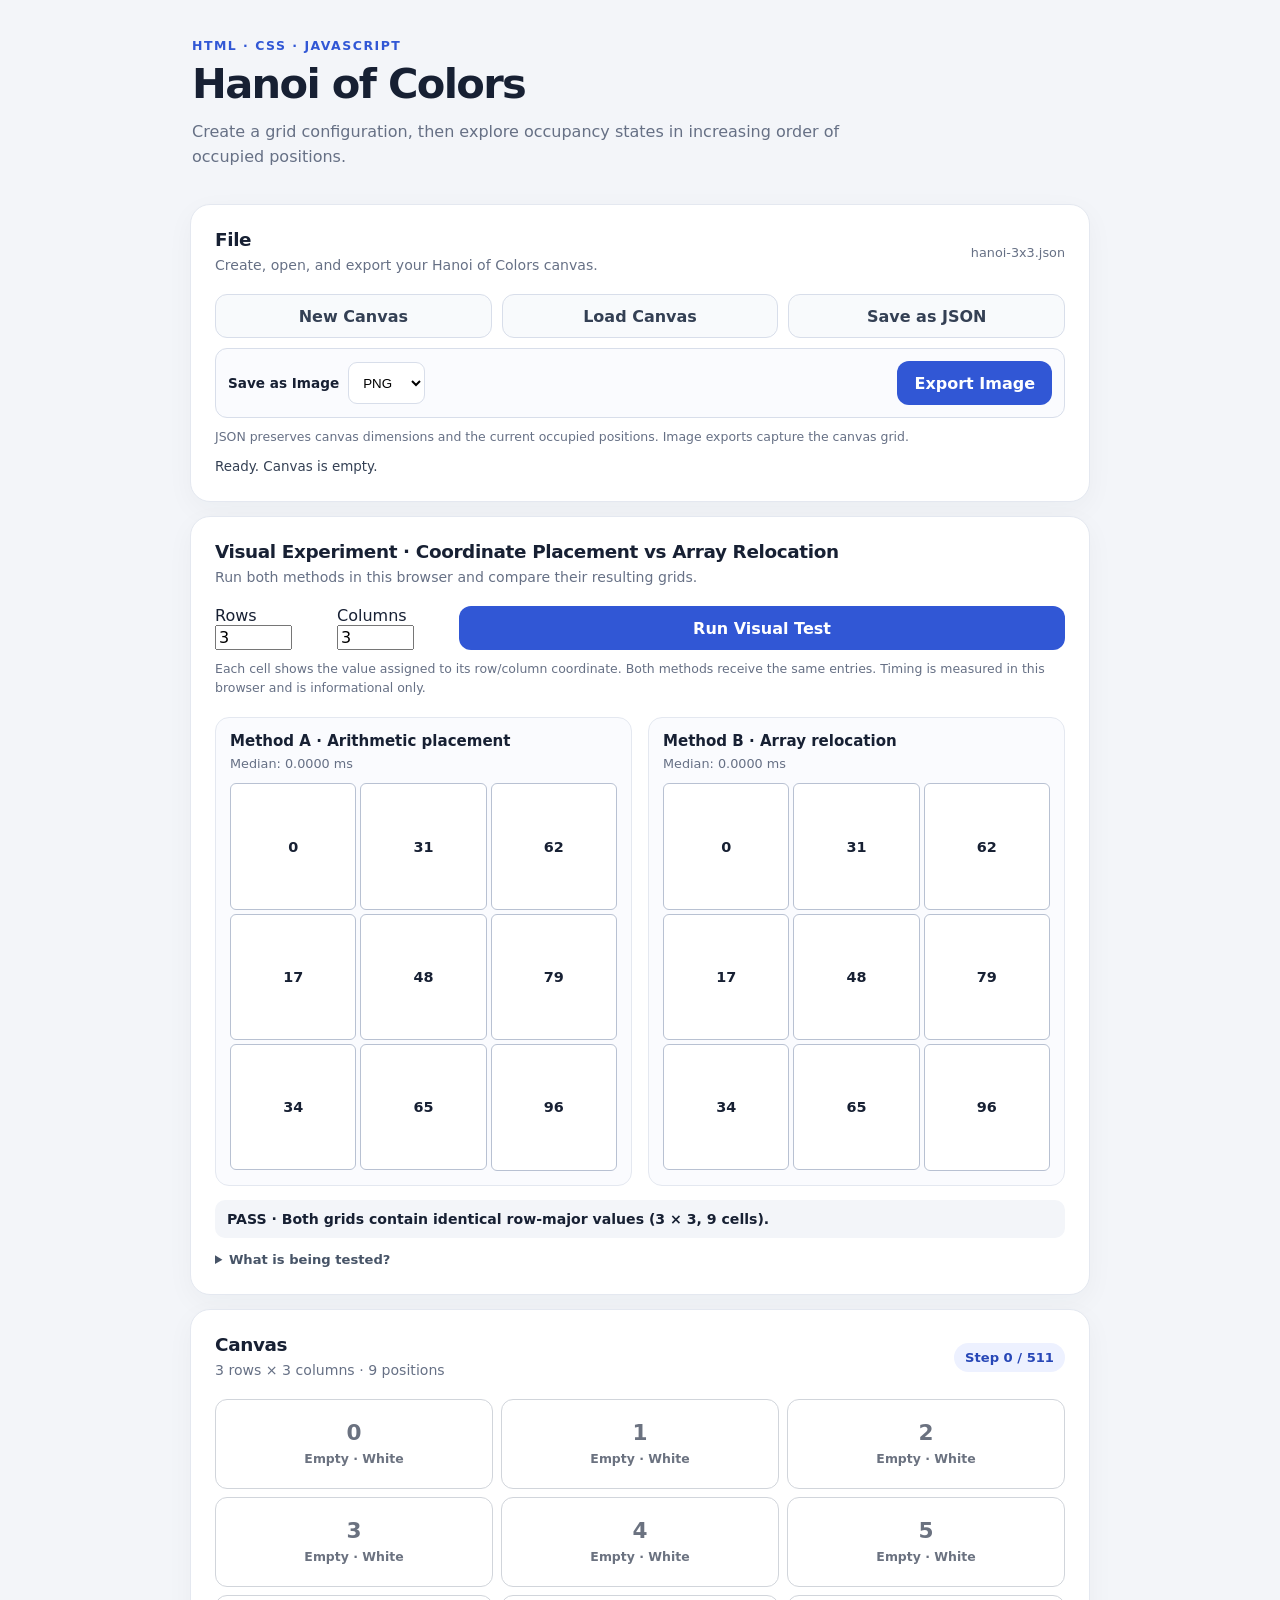
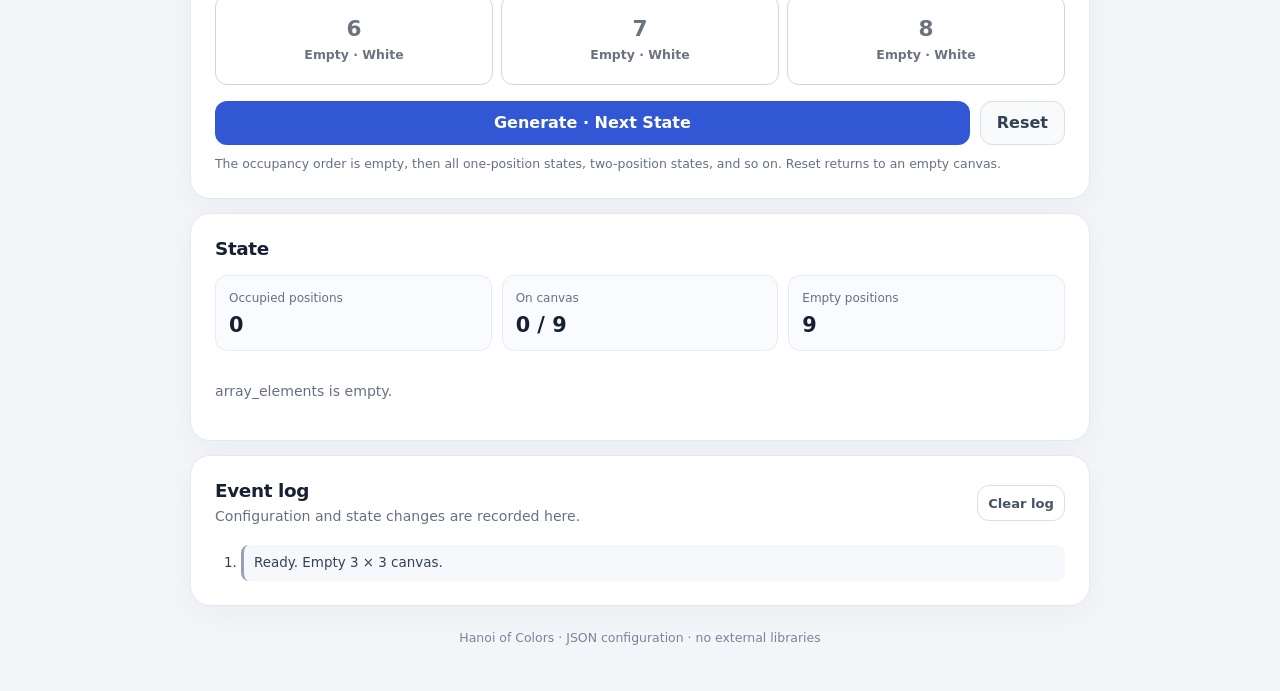
<file: index.html>
<!doctype html>
<html lang="en">
<head>
  <meta charset="utf-8">
  <meta name="viewport" content="width=device-width, initial-scale=1">
  <meta name="theme-color" content="#111827">
  <title>Hanoi of Colors</title>
  <link rel="stylesheet" href="style.css">
  <script src="script.js" defer></script>
</head>
<body>
  <main class="app">
    <header class="app-header">
      <p class="eyebrow">HTML · CSS · JavaScript</p>
      <h1>Hanoi of Colors</h1>
      <p class="intro">Create a grid configuration, then explore occupancy states in increasing order of occupied positions.</p>
    </header>

    <section class="panel file-panel" aria-labelledby="file-title">
      <div class="section-heading">
        <div>
          <h2 id="file-title">File</h2>
          <p class="muted">Create, open, and export your Hanoi of Colors canvas.</p>
        </div>
        <span id="file-name-display" class="file-name">hanoi-3x3.json</span>
      </div>
      <nav class="file-menu" aria-label="File commands">
        <button id="new-canvas-button" class="button secondary" type="button">New Canvas</button>
        <button id="load-canvas-button" class="button secondary" type="button">Load Canvas</button>
        <button id="save-json-button" class="button secondary" type="button">Save as JSON</button>
        <div class="export-group">
          <label for="image-format-select">Save as Image</label>
          <select id="image-format-select" aria-label="Image format">
            <option value="png">PNG</option>
            <option value="jpeg">JPEG</option>
            <option value="bmp">BMP</option>
          </select>
          <button id="save-image-button" class="button primary" type="button">Export Image</button>
        </div>
      </nav>
      <div id="new-canvas-panel" class="new-canvas-panel" hidden>
        <h3>New Canvas</h3>
        <p class="muted">Choose dimensions for a fresh, empty canvas.</p>
        <form id="new-canvas-form" class="config-form">
          <label>Rows
            <input id="new-rows-input" name="rows" type="number" min="1" max="5" value="3" required>
          </label>
          <label>Columns
            <input id="new-columns-input" name="columns" type="number" min="1" max="5" value="3" required>
          </label>
          <p id="new-canvas-summary" class="config-summary">3 × 3 grid · 9 positions · 512 possible occupancy states</p>
          <button class="button primary" type="submit">Create New Canvas</button>
          <button id="cancel-new-canvas-button" class="button secondary" type="button">Cancel</button>
        </form>
      </div>
      <input id="load-canvas-input" type="file" accept=".json,application/json" hidden>
      <p class="hint">JSON preserves canvas dimensions and the current occupied positions. Image exports capture the canvas grid.</p>
      <p id="file-status" class="status" role="status" aria-live="polite">Ready. Canvas is empty.</p>
    </section>

    <section class="panel visual-benchmark" aria-labelledby="visual-test-title">
      <div class="section-heading">
        <div>
          <h2 id="visual-test-title">Visual Experiment · Coordinate Placement vs Array Relocation</h2>
          <p class="muted">Run both methods in this browser and compare their resulting grids.</p>
        </div>
      </div>
      <div class="visual-test-controls">
        <label>Rows <input id="visual-rows" type="number" min="1" max="10" value="3"></label>
        <label>Columns <input id="visual-columns" type="number" min="1" max="10" value="3"></label>
        <button id="visual-run" class="button primary" type="button">Run Visual Test</button>
      </div>
      <p class="hint">Each cell shows the value assigned to its row/column coordinate. Both methods receive the same entries. Timing is measured in this browser and is informational only.</p>
      <div class="visual-comparison">
        <div class="visual-method">
          <h3>Method A · Arithmetic placement</h3>
          <p id="visual-arithmetic-time" class="visual-time">Not run yet</p>
          <div id="visual-arithmetic-grid" class="result-grid" aria-label="Arithmetic placement result"></div>
        </div>
        <div class="visual-method">
          <h3>Method B · Array relocation</h3>
          <p id="visual-relocation-time" class="visual-time">Not run yet</p>
          <div id="visual-relocation-grid" class="result-grid" aria-label="Array relocation result"></div>
        </div>
      </div>
      <p id="visual-verdict" class="visual-verdict" role="status" aria-live="polite">Ready. Run the test to compare the two outputs.</p>
      <details class="visual-details">
        <summary>What is being tested?</summary>
        <p>Method A writes each value directly to row × columns + column in a preallocated array. Method B inserts each value at that index using Array.splice(), which may shift existing elements. This is a focused comparison, not yet a reproduction of the original PixelArtJS three-computation sequence or its ImageData rendering.</p>
      </details>
    </section>

    <section class="panel" aria-labelledby="canvas-title">
      <div class="section-heading">
        <div>
          <h2 id="canvas-title">Canvas</h2>
          <p id="canvas-description" class="muted">3 rows × 3 columns · 9 positions</p>
        </div>
        <span id="click-count" class="counter">Step 0</span>
      </div>

      <div id="canvas-grid" class="canvas-grid" aria-live="polite"></div>

      <div class="controls">
        <button id="generate-button" class="button primary" type="button">Generate · Next State</button>
        <button id="reset-button" class="button secondary" type="button">Reset</button>
      </div>
      <p class="hint">The occupancy order is empty, then all one-position states, two-position states, and so on. Reset returns to an empty canvas.</p>
    </section>

    <section class="panel" aria-labelledby="state-title">
      <h2 id="state-title">State</h2>
      <div class="stats">
        <div class="stat"><span class="muted">Occupied positions</span><strong id="array-count">0</strong></div>
        <div class="stat"><span class="muted">On canvas</span><strong id="visible-count">0 / 9</strong></div>
        <div class="stat"><span class="muted">Empty positions</span><strong id="outside-count">9</strong></div>
      </div>
      <div id="array-list" class="array-list"><p class="muted">array_elements is empty.</p></div>
    </section>

    <section class="panel" aria-labelledby="log-title">
      <div class="section-heading">
        <div>
          <h2 id="log-title">Event log</h2>
          <p class="muted">Configuration and state changes are recorded here.</p>
        </div>
        <button id="clear-log-button" class="button text-button" type="button">Clear log</button>
      </div>
      <ol id="event-log" class="event-log" aria-live="polite"></ol>
    </section>

    <footer class="footer">Hanoi of Colors · JSON configuration · no external libraries</footer>
  </main>
</body>
</html>
</file>
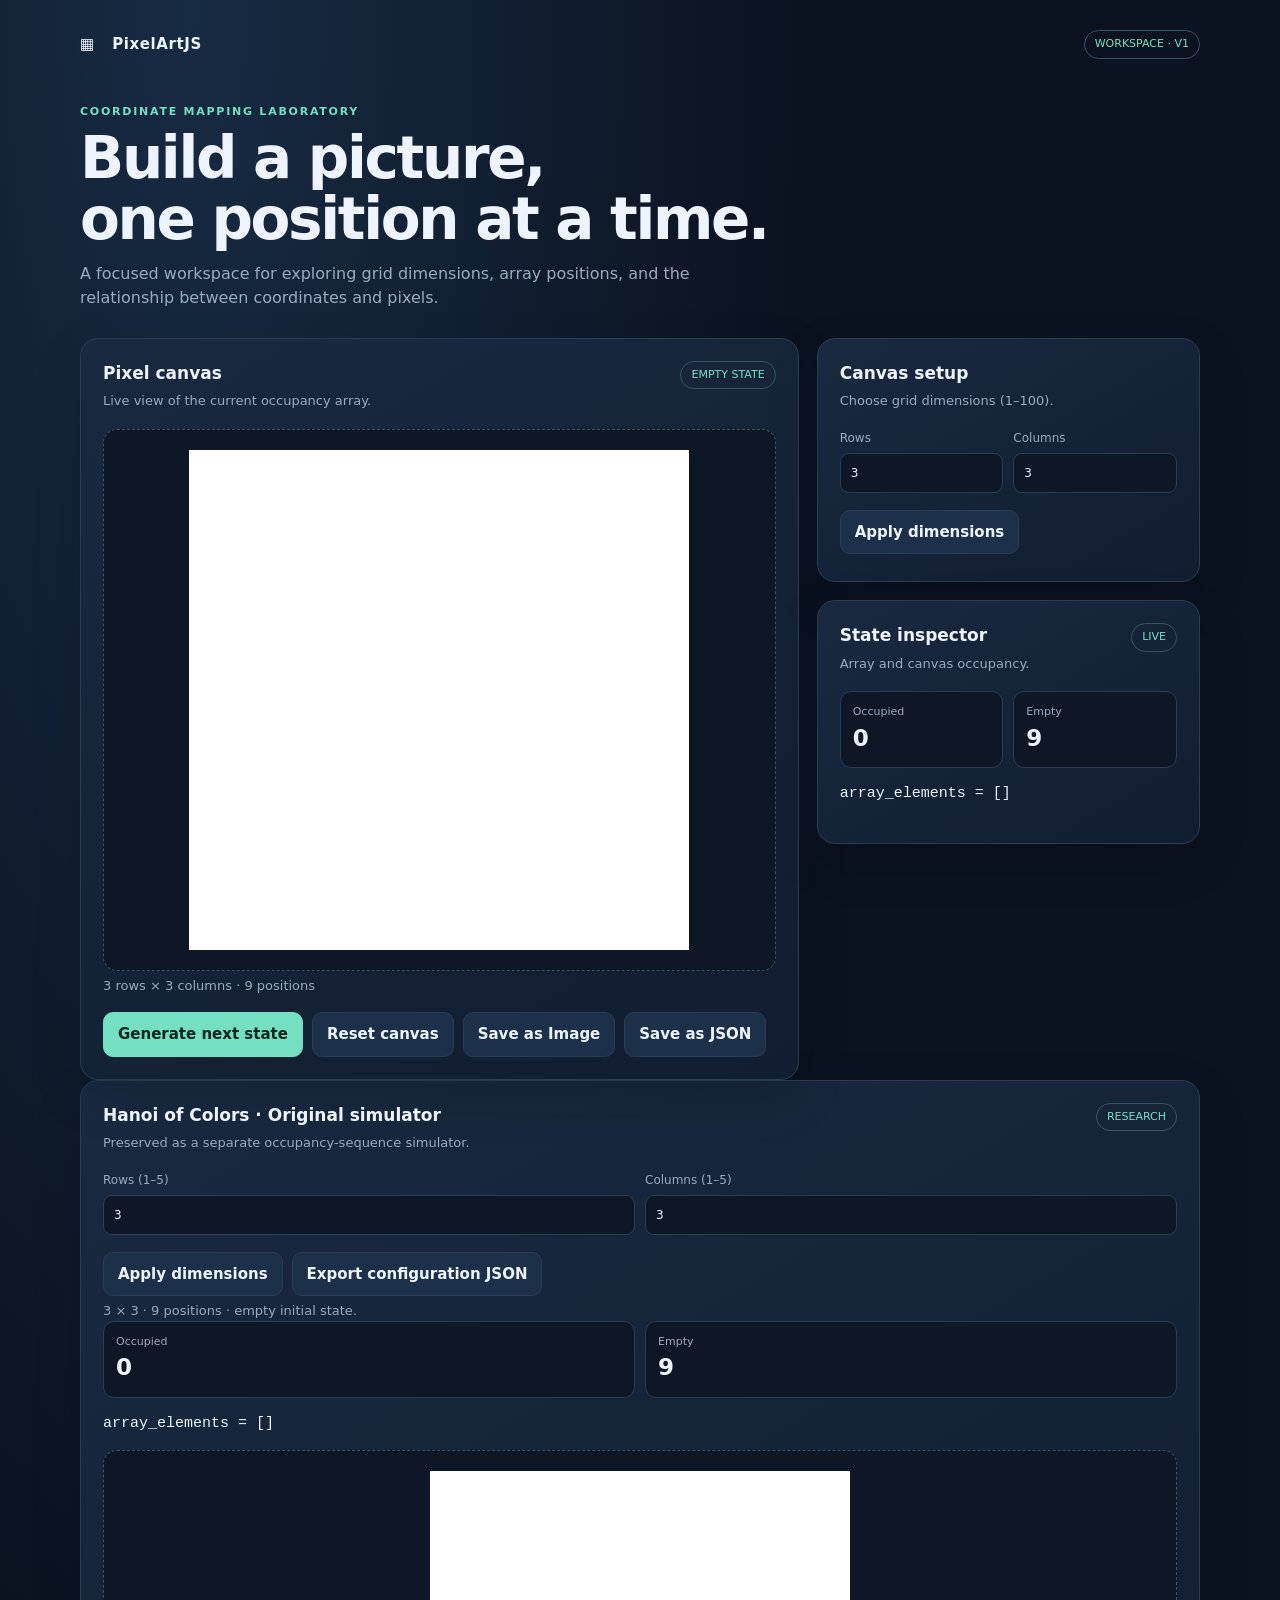
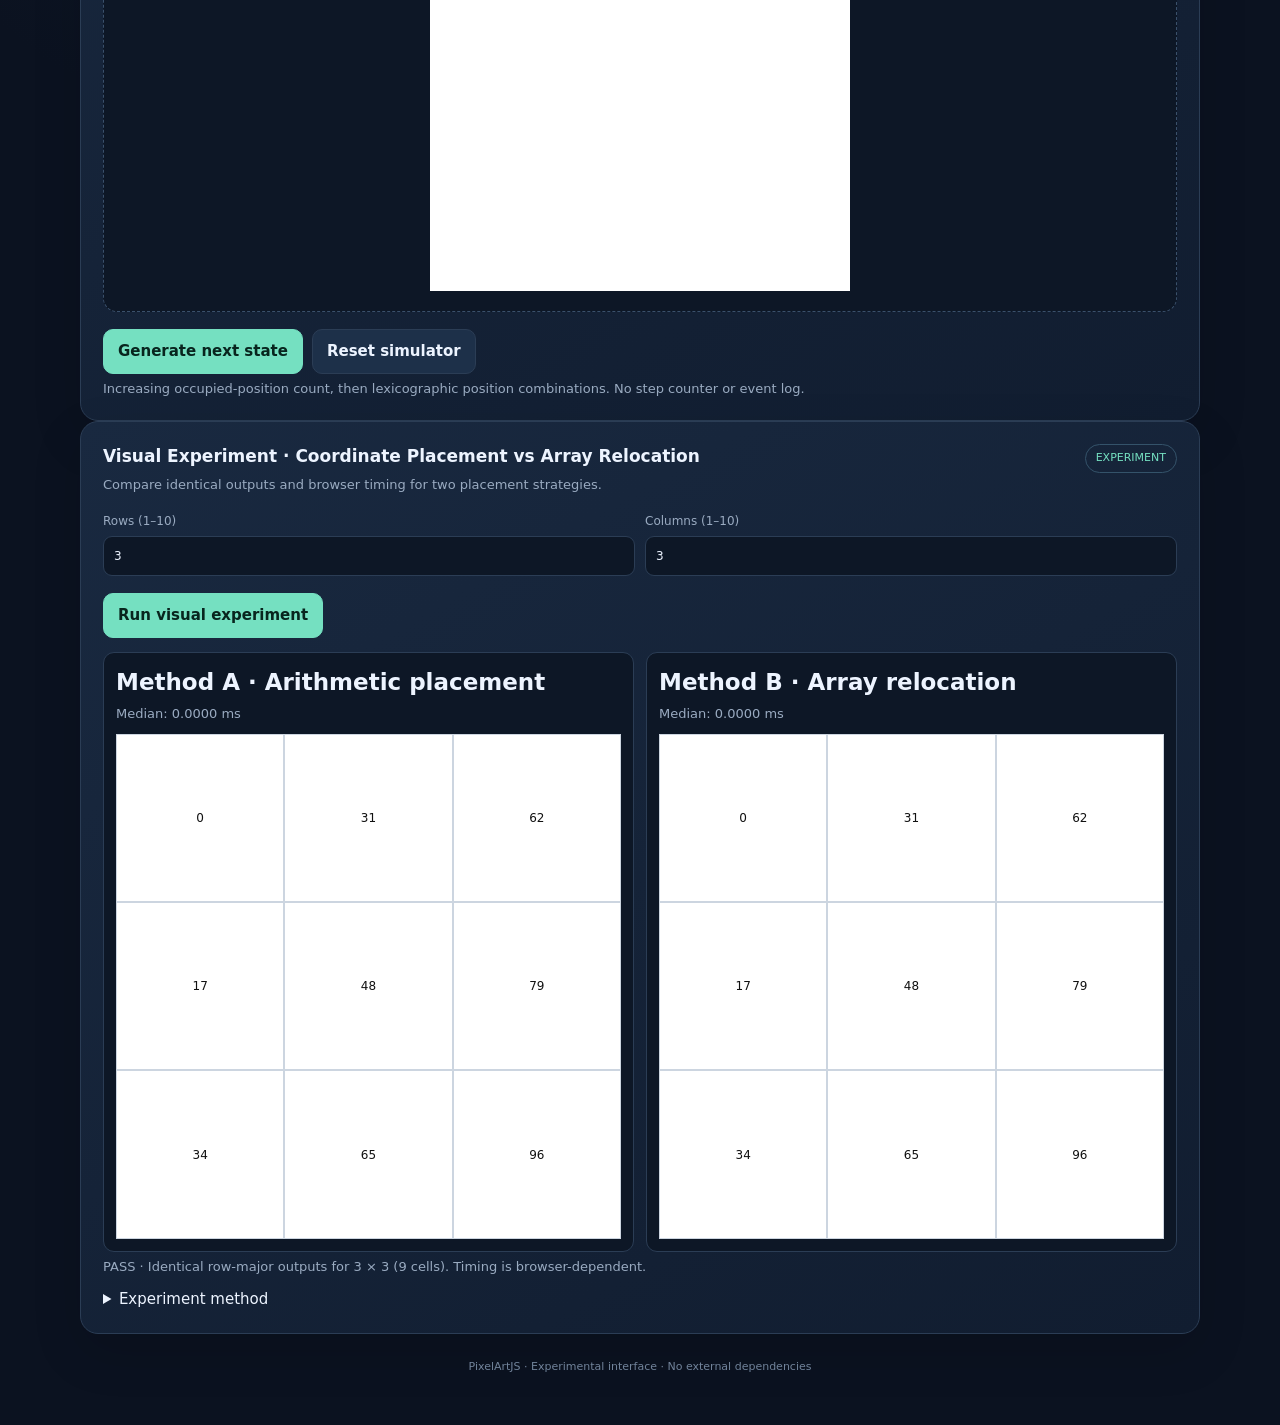
<file: pixelartjs-new-ui-v1/index.html>
<!doctype html>
<html lang="en">
<head>
<meta charset="utf-8"><meta name="viewport" content="width=device-width,initial-scale=1">
<meta name="theme-color" content="#101827"><title>PixelArtJS · Workspace</title>
<style>
:root{color-scheme:dark;--bg:#0b1220;--panel:#142137;--line:#2b3d55;--text:#edf4ff;--muted:#9aabc1;--accent:#75e0c1}
*{box-sizing:border-box}body{margin:0;background:radial-gradient(ellipse at 15% 0%,#172b43,transparent 40%),var(--bg);color:var(--text);font:15px/1.5 system-ui,sans-serif}
button,input{font:inherit}.shell{width:min(1120px,calc(100% - 32px));margin:auto;padding:30px 0 50px}
header{display:flex;justify-content:space-between;align-items:center;margin-bottom:45px}.brand{font-weight:800;letter-spacing:.04em}.version,.tag{font-size:11px;color:var(--accent);border:1px solid #34536a;border-radius:30px;padding:5px 10px}
.eyebrow{color:var(--accent);font-size:11px;font-weight:800;letter-spacing:.16em;text-transform:uppercase}
h1{font-size:clamp(36px,6vw,58px);line-height:1.05;letter-spacing:-.04em;margin:8px 0 12px}.intro,.muted{color:var(--muted)}.intro{max-width:650px;margin:0 0 28px;font-size:16px}
.layout{display:grid;grid-template-columns:minmax(0,1.5fr) minmax(270px,.8fr);gap:18px;align-items:start}
.panel{background:linear-gradient(150deg,#192940,#111d30);border:1px solid var(--line);border-radius:18px;padding:22px;box-shadow:0 18px 50px #0002;min-width:0}
.panel h2{font-size:17px;margin:0}.panel-head{display:flex;justify-content:space-between;align-items:start;gap:12px;margin-bottom:18px}
.muted{font-size:13px;margin:5px 0 0}.canvas-wrap{display:grid;place-items:center;min-height:380px;padding:20px;border:1px dashed #3a506b;border-radius:14px;background:#0d1726;overflow:auto}
#grid{display:grid;gap:0;flex:none;max-width:100%;max-height:500px}.pixel{min-width:0;min-height:0;border:0;border-radius:0;background:#fff}.pixel.on{background:#000}
.actions{display:flex;flex-wrap:wrap;gap:9px;margin-top:17px}.btn{border:1px solid var(--line);border-radius:10px;padding:10px 14px;color:var(--text);background:#1d3049;font-weight:650;cursor:pointer}.btn.primary{background:var(--accent);border-color:var(--accent);color:#08251e}.btn:disabled{opacity:.45;cursor:not-allowed}
.side{display:grid;gap:18px}.fields,.metrics{display:grid;grid-template-columns:1fr 1fr;gap:10px}label{display:grid;gap:6px;color:var(--muted);font-size:12px}input{width:100%;padding:10px;border:1px solid var(--line);border-radius:9px;background:#0d1726;color:var(--text)}
.metric{padding:12px;border:1px solid var(--line);border-radius:11px;background:#0d1726}.metric span{display:block;color:var(--muted);font-size:11px}.metric strong{font-size:23px}
.visual-comparison{display:grid;grid-template-columns:1fr 1fr;gap:12px;margin-top:14px}.result-grid,.hanoi-grid{display:grid;gap:0}.result-grid{margin-top:10px}.result-grid>div{display:grid;place-items:center;aspect-ratio:1;background:#fff;color:#111;border:1px solid #ccd5e0;font-size:12px;min-width:0}.hanoi-grid{max-width:100%;max-height:420px;margin:auto}.hanoi-grid>div{min-width:0;min-height:0;background:#fff}.hanoi-grid>div.on{background:#000}.legacy-panel details{margin-top:12px}@media(max-width:560px){.visual-comparison{grid-template-columns:1fr}}\npre{white-space:pre-wrap;overflow-wrap:anywhere;padding:12px;border-radius:10px;background:#0b1523;color:#c9d8e9;font-size:12px}
footer{text-align:center;color:#71839a;font-size:11px;margin-top:25px}
@media(max-width:800px){.layout{grid-template-columns:1fr}.side{grid-template-columns:1fr 1fr}}
@media(max-width:560px){.shell{width:calc(100% - 22px);padding-top:18px}.panel{padding:16px}.side{grid-template-columns:1fr}.canvas-wrap{min-height:280px;padding:12px}#grid{width:min(100%,500px);gap:0}}
</style>
</head>
<body><main class="shell">
<header><div class="brand">▦ &nbsp; PixelArtJS</div><span class="version">WORKSPACE · V1</span></header>
<section><div class="eyebrow">Coordinate mapping laboratory</div><h1>Build a picture,<br>one position at a time.</h1><p class="intro">A focused workspace for exploring grid dimensions, array positions, and the relationship between coordinates and pixels.</p></section>
<div class="layout">
<section class="panel"><div class="panel-head"><div><h2>Pixel canvas</h2><p class="muted">Live view of the current occupancy array.</p></div><span class="tag" id="status">EMPTY STATE</span></div>
<div class="canvas-wrap"><div id="grid" role="img" aria-label="3 by 3 pixel grid"></div></div>
<p class="muted" id="dimensions">3 rows × 3 columns · 9 positions</p>
<div class="actions"><button class="btn primary" id="generate">Generate next state</button><button class="btn" id="reset">Reset canvas</button><button class="btn" id="saveImage">Save as Image</button><button class="btn" id="saveJson">Save as JSON</button></div></section>
<aside class="side">
<section class="panel"><div class="panel-head"><div><h2>Canvas setup</h2><p class="muted">Choose grid dimensions (1–100).</p></div></div><div class="fields">
<label>Rows<input id="rows" type="number" min="1" max="100" value="3" step="1"></label><label>Columns<input id="columns" type="number" min="1" max="100" value="3" step="1"></label></div>
<div class="actions"><button class="btn" id="apply">Apply dimensions</button></div><p class="muted" id="dimensionError" role="alert" aria-live="polite"></p></section>
<section class="panel"><div class="panel-head"><div><h2>State inspector</h2><p class="muted">Array and canvas occupancy.</p></div><span class="tag">LIVE</span></div>
<div class="metrics"><div class="metric"><span>Occupied</span><strong id="occupied">0</strong></div><div class="metric"><span>Empty</span><strong id="empty">9</strong></div></div><pre id="array">array_elements = []</pre></section>
</aside></div>
<section class="panel legacy-panel"><div class="panel-head"><div><h2>Hanoi of Colors · Original simulator</h2><p class="muted">Preserved as a separate occupancy-sequence simulator.</p></div><span class="tag">RESEARCH</span></div>
<div class="fields"><label>Rows (1–5)<input id="hanoiRows" type="number" min="1" max="5" value="3"></label><label>Columns (1–5)<input id="hanoiColumns" type="number" min="1" max="5" value="3"></label></div>
<div class="actions"><button class="btn" id="hanoiApply">Apply dimensions</button><button class="btn" id="hanoiExport">Export configuration JSON</button></div><p class="muted" id="hanoiStatus" role="status">3 × 3 · 9 positions · empty initial state.</p>
<div class="metrics"><div class="metric"><span>Occupied</span><strong id="hanoiOccupied">0</strong></div><div class="metric"><span>Empty</span><strong id="hanoiEmpty">9</strong></div></div><pre id="hanoiArray">array_elements = []</pre><div class="canvas-wrap"><div id="hanoiGrid" class="hanoi-grid"></div></div>
<div class="actions"><button class="btn primary" id="hanoiNext">Generate next state</button><button class="btn" id="hanoiReset">Reset simulator</button></div><p class="muted">Increasing occupied-position count, then lexicographic position combinations. No step counter or event log.</p></section>
<section class="panel legacy-panel"><div class="panel-head"><div><h2>Visual Experiment · Coordinate Placement vs Array Relocation</h2><p class="muted">Compare identical outputs and browser timing for two placement strategies.</p></div><span class="tag">EXPERIMENT</span></div>
<div class="fields"><label>Rows (1–10)<input id="expRows" type="number" min="1" max="10" value="3"></label><label>Columns (1–10)<input id="expColumns" type="number" min="1" max="10" value="3"></label></div><div class="actions"><button class="btn primary" id="expRun">Run visual experiment</button></div>
<div class="visual-comparison"><div class="metric"><strong>Method A · Arithmetic placement</strong><p class="muted" id="expTimeA">Not run</p><div id="expGridA" class="result-grid"></div></div><div class="metric"><strong>Method B · Array relocation</strong><p class="muted" id="expTimeB">Not run</p><div id="expGridB" class="result-grid"></div></div></div><p class="muted" id="expVerdict" role="status">Ready to compare.</p>
<details><summary>Experiment method</summary><p class="muted">Method A writes at row × columns + column in a preallocated array. Method B inserts at the same flat index using Array.splice(). Both receive identical entries. Seven timing samples follow a warm-up; timing is browser-dependent and informational, not a benchmark certification. This is not the full three-computation PixelArtJS pipeline.</p></details></section>
<footer>PixelArtJS · Experimental interface · No external dependencies</footer>
</main>
<script>
(()=>{const s={rows:3,cols:3,items:[]};const $=id=>document.getElementById(id);
function render(){const n=s.rows*s.cols,used=new Set(s.items),g=$("grid");g.replaceChildren();g.style.gridTemplateColumns=`repeat(${s.cols},minmax(0,1fr))`;g.style.width=`min(100%,500px,${500*s.cols/s.rows}px)`;g.style.aspectRatio=`${s.cols}/${s.rows}`;g.setAttribute("aria-label",`${s.rows} by ${s.cols} pixel grid`);for(let i=0;i<n;i++){const cell=document.createElement("div");cell.className=used.has(i)?"pixel on":"pixel";cell.title=`Position ${i}; row ${Math.floor(i/s.cols)+1}, column ${i%s.cols+1}`;g.append(cell)}$("dimensions").textContent=`${s.rows} rows × ${s.cols} columns · ${n} positions`;$("occupied").textContent=s.items.length;$("empty").textContent=n-s.items.length;$("array").textContent=`array_elements = [${s.items.join(", ")}]`;$("status").textContent=s.items.length===0?"EMPTY STATE":s.items.length===n?"FULL STATE":"IN PROGRESS";$("generate").disabled=s.items.length===n;$("generate").textContent=s.items.length===n?"Canvas complete":"Generate next state"}
function nextCombo(a,n){const b=[...a];for(let i=b.length-1;i>=0;i--){if(b[i]<n-b.length+i){b[i]++;for(let j=i+1;j<b.length;j++)b[j]=b[j-1]+1;return b}}return null}
$("generate").addEventListener("click",()=>{const n=s.rows*s.cols;if(s.items.length>=n)return;let next=s.items.length?nextCombo(s.items,n):[0];if(!next)next=Array.from({length:s.items.length+1},(_,i)=>i);s.items=next;render()});
$("reset").addEventListener("click",()=>{s.items=[];render()});
$("apply").addEventListener("click",()=>{const r=Number($("rows").value),c=Number($("columns").value);if(!Number.isInteger(r)||!Number.isInteger(c)||r<1||r>100||c<1||c>100){$("dimensionError").textContent="Rows and columns must be whole numbers from 1 to 100.";return} $("dimensionError").textContent="";s.rows=r;s.cols=c;s.items=[];render()});
$("saveImage").addEventListener("click",()=>{const canvas=document.createElement("canvas");canvas.width=s.cols;canvas.height=s.rows;const ctx=canvas.getContext("2d");ctx.fillStyle="#fff";ctx.fillRect(0,0,s.cols,s.rows);ctx.fillStyle="#000";for(const index of s.items){const row=Math.floor(index/s.cols),col=index%s.cols;ctx.fillRect(col,row,1,1)}canvas.toBlob(blob=>{if(!blob)return;const url=URL.createObjectURL(blob),link=document.createElement("a");link.href=url;link.download=`pixelartjs-${s.rows}x${s.cols}.png`;document.body.append(link);link.click();link.remove();setTimeout(()=>URL.revokeObjectURL(url),1000)},"image/png")});
$("saveJson").addEventListener("click",()=>{const data={rows:s.rows,columns:s.cols,array_elements:[...s.items]};const blob=new Blob([JSON.stringify(data,null,2)],{type:"application/json"});const url=URL.createObjectURL(blob),link=document.createElement("a");link.href=url;link.download=`pixelartjs-${s.rows}x${s.cols}.json`;document.body.append(link);link.click();link.remove();setTimeout(()=>URL.revokeObjectURL(url),1000)});
// Original Hanoi of Colors simulator; kept separate from the main V1 workspace.
const hs={rows:3,cols:3,items:[]};const H=id=>document.getElementById(id);
function hNext(a,n){const b=a.slice();for(let i=b.length-1;i>=0;i--){if(b[i]<n-b.length+i){b[i]++;for(let j=i+1;j<b.length;j++)b[j]=b[j-1]+1;return b;}}return null;}
function hRender(){const n=hs.rows*hs.cols,used=new Set(hs.items),g=H("hanoiGrid");g.replaceChildren();g.style.gridTemplateColumns="repeat("+hs.cols+",minmax(0,1fr))";g.style.aspectRatio=hs.cols+"/"+hs.rows;g.style.width="min(100%,420px,"+(420*hs.cols/hs.rows)+"px)";for(let i=0;i<n;i++){const d=document.createElement("div");d.className=used.has(i)?"on":"";d.title="Position "+i+"; row "+(Math.floor(i/hs.cols)+1)+", column "+(i%hs.cols+1);g.append(d);}H("hanoiOccupied").textContent=hs.items.length;H("hanoiEmpty").textContent=n-hs.items.length;H("hanoiArray").textContent="array_elements = ["+hs.items.join(", ")+"]";H("hanoiStatus").textContent=hs.rows+" × "+hs.cols+" · "+n+" positions · "+(hs.items.length===n?"complete":hs.items.length?"in progress":"empty initial state")+".";H("hanoiNext").disabled=hs.items.length===n;}
H("hanoiApply").addEventListener("click",()=>{const r=Number(H("hanoiRows").value),c=Number(H("hanoiColumns").value);if(!Number.isInteger(r)||!Number.isInteger(c)||r<1||r>5||c<1||c>5){H("hanoiStatus").textContent="Use whole-number dimensions from 1 to 5.";return;}hs.rows=r;hs.cols=c;hs.items=[];hRender();});
H("hanoiNext").addEventListener("click",()=>{const n=hs.rows*hs.cols;if(hs.items.length===n)return;let next=hs.items.length?hNext(hs.items,n):[0];if(!next)next=Array.from({length:hs.items.length+1},(_,i)=>i);hs.items=next;hRender();});
H("hanoiReset").addEventListener("click",()=>{hs.items=[];hRender();});
H("hanoiExport").addEventListener("click",()=>{const config={format:"hanoi-of-colors-simulation",formatVersion:1,dimensions:{rows:hs.rows,columns:hs.cols},positions:hs.rows*hs.cols,indexing:"zero-based row-major; position = row * columns + column",occupancySequence:{order:"increasing occupied-position count, then lexicographic position combinations",totalStates:2**(hs.rows*hs.cols),initialState:{array_elements:[]}},canvas:{initialBackground:"white",occupiedBackground:"black"}};const blob=new Blob([JSON.stringify(config,null,2)+"\n"],{type:"application/json"});const url=URL.createObjectURL(blob),a=document.createElement("a");a.href=url;a.download="hanoi-"+hs.rows+"x"+hs.cols+".json";document.body.append(a);a.click();a.remove();setTimeout(()=>URL.revokeObjectURL(url),1000);});hRender();
// Coordinate placement vs array relocation experiment.
function expEntries(r,c){const a=[];for(let y=0;y<r;y++)for(let x=0;x<c;x++)a.push({row:y,column:x,value:(y*17+x*31)%256});return a;}
function expA(a,r,c){const out=new Array(r*c);for(const e of a)out[e.row*c+e.column]=e.value;return out;}
function expB(a,r,c){const out=[];for(const e of a)out.splice(e.row*c+e.column,0,e.value);return out;}
function expMedian(fn,a,r,c){fn(a,r,c);const samples=[];for(let i=0;i<7;i++){const t=performance.now();fn(a,r,c);samples.push(performance.now()-t);}samples.sort((x,y)=>x-y);return samples[3];}
function expRender(id,values,r,c){const g=H(id);g.replaceChildren();g.style.gridTemplateColumns="repeat("+c+",minmax(0,1fr))";values.forEach((v,i)=>{const d=document.createElement("div");d.textContent=String(v);d.title="Row "+(Math.floor(i/c)+1)+", column "+(i%c+1)+"; flat index "+i;g.append(d);});}
function runExp(){const r=Number(H("expRows").value),c=Number(H("expColumns").value);if(!Number.isInteger(r)||!Number.isInteger(c)||r<1||r>10||c<1||c>10){H("expVerdict").textContent="Use whole-number dimensions from 1 to 10.";return;}const a=expEntries(r,c),x=expA(a,r,c),y=expB(a,r,c),same=x.length===y.length&&x.every((v,i)=>v===y[i]),tx=expMedian(expA,a,r,c),ty=expMedian(expB,a,r,c);expRender("expGridA",x,r,c);expRender("expGridB",y,r,c);H("expTimeA").textContent="Median: "+tx.toFixed(4)+" ms";H("expTimeB").textContent="Median: "+ty.toFixed(4)+" ms";H("expVerdict").textContent=same?"PASS · Identical row-major outputs for "+r+" × "+c+" ("+(r*c)+" cells). Timing is browser-dependent.":"FAIL · Output mismatch.";}H("expRun").addEventListener("click",runExp);runExp();
render()})();
</script></body></html>
</file>
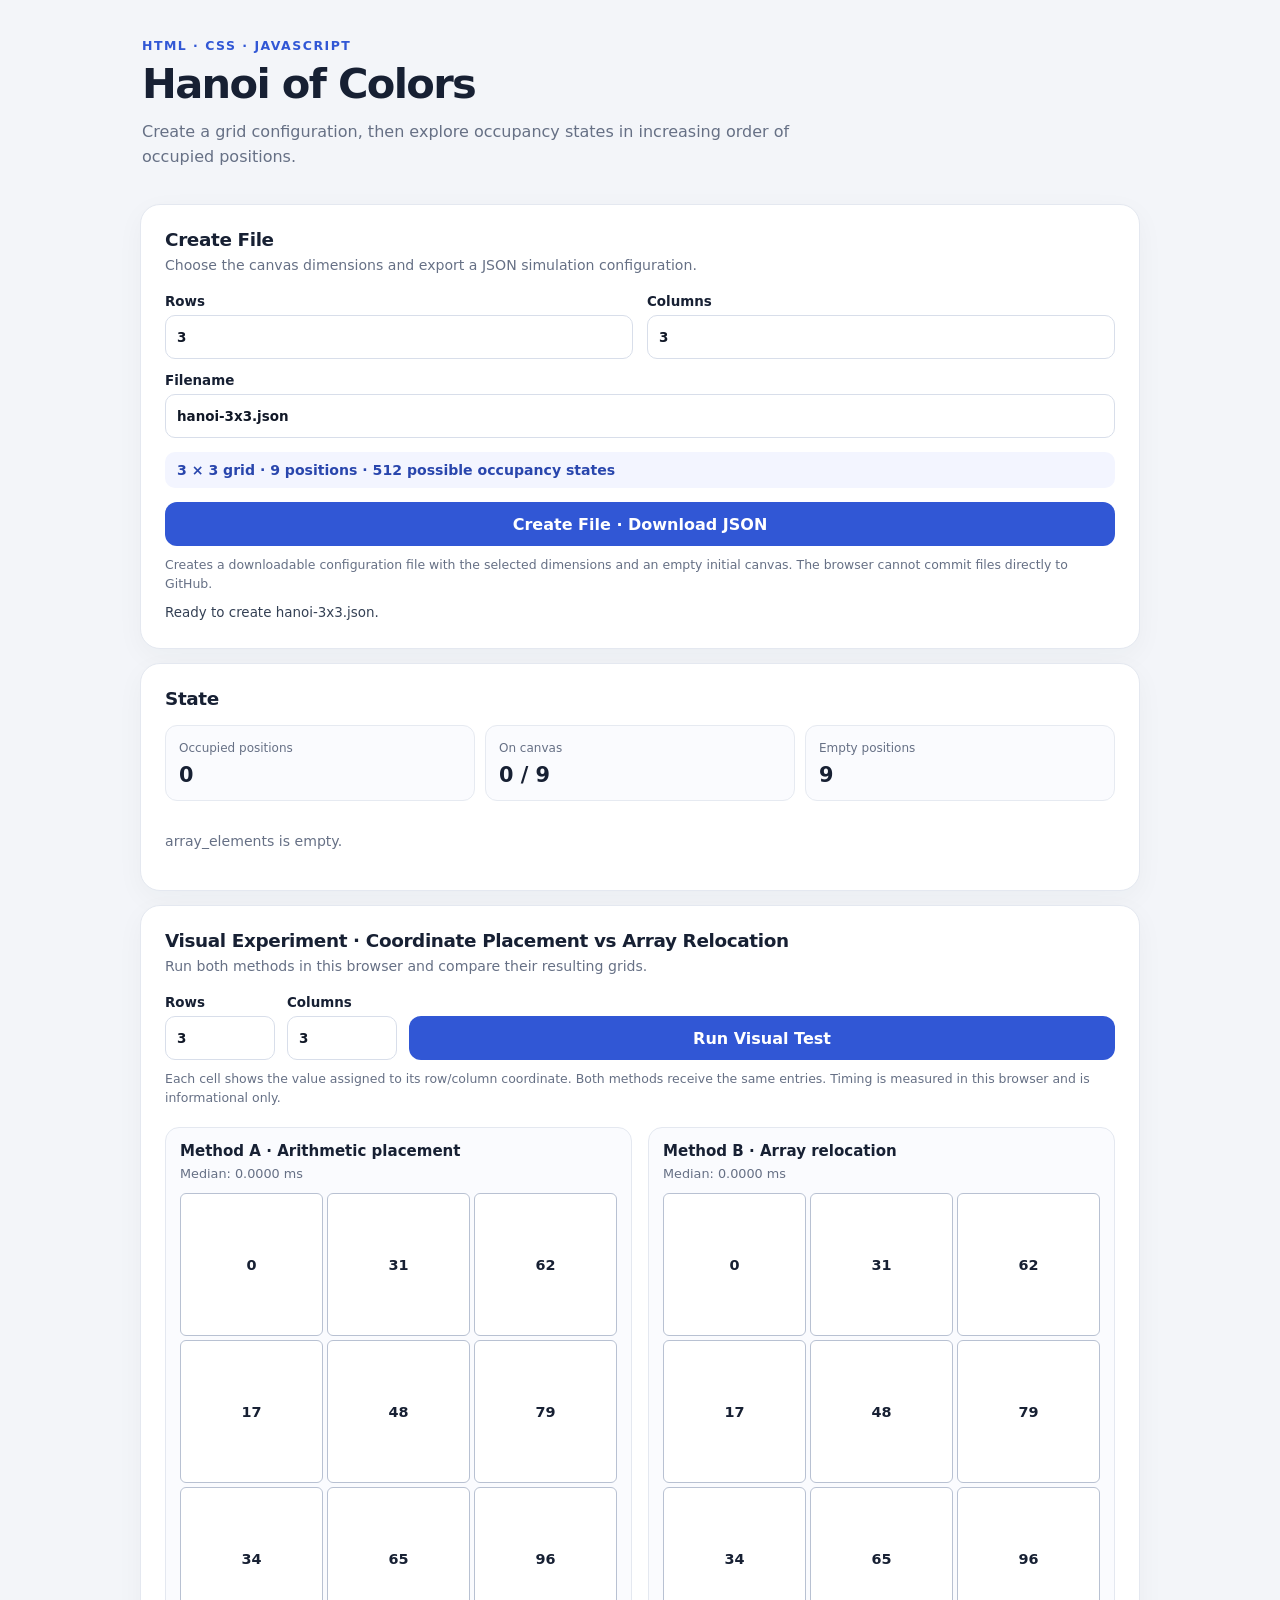
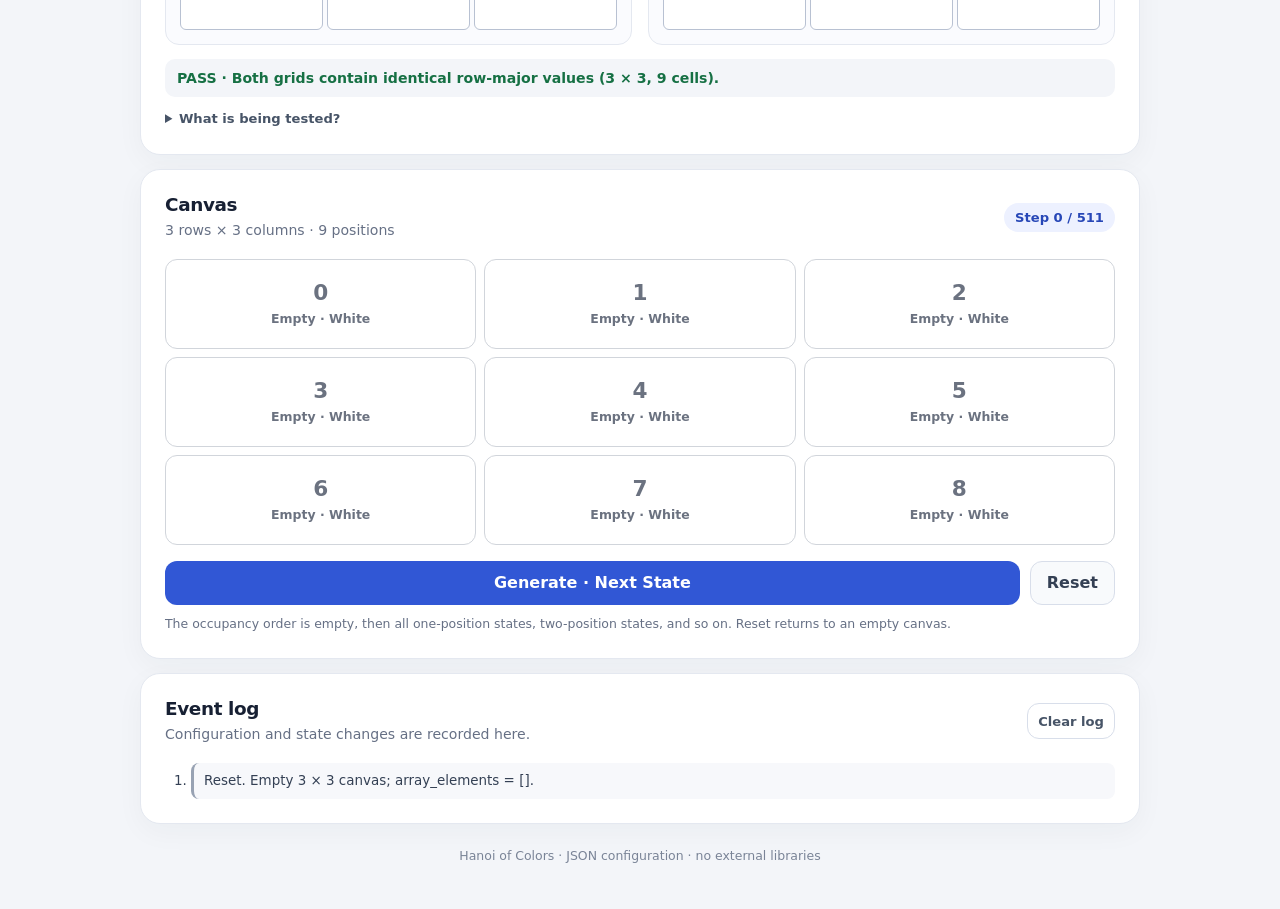
<file: pixelartjs-new-ui-v3/index.html>
<!doctype html>
<html lang="en">
<head>
  <meta charset="utf-8">
  <meta name="viewport" content="width=device-width, initial-scale=1">
  <meta name="theme-color" content="#111827">
  <title>Hanoi of Colors</title>
  <link rel="stylesheet" href="style.css">
  <script src="script.js" defer></script>
</head>
<body>
  <main class="app">
    <header class="app-header">
      <p class="eyebrow">HTML · CSS · JavaScript</p>
      <h1>Hanoi of Colors</h1>
      <p class="intro">Create a grid configuration, then explore occupancy states in increasing order of occupied positions.</p>
    </header>

    <section class="panel" aria-labelledby="file-title">
      <div class="section-heading">
        <div>
          <h2 id="file-title">Create File</h2>
          <p class="muted">Choose the canvas dimensions and export a JSON simulation configuration.</p>
        </div>
      </div>
      <form id="config-form" class="config-form">
        <label>Rows
          <input id="rows-input" name="rows" type="number" min="1" max="5" value="3" required>
        </label>
        <label>Columns
          <input id="columns-input" name="columns" type="number" min="1" max="5" value="3" required>
        </label>
        <label class="filename-field">Filename
          <input id="filename-input" name="filename" type="text" value="hanoi-3x3.json" required>
        </label>
        <p id="config-summary" class="config-summary">3 × 3 grid · 9 positions · 512 possible occupancy states</p>
        <button id="create-file-button" class="button primary" type="submit">Create File · Download JSON</button>
      </form>
      <p class="hint">Creates a downloadable configuration file with the selected dimensions and an empty initial canvas. The browser cannot commit files directly to GitHub.</p>
      <p id="file-status" class="status" role="status" aria-live="polite">Ready to create hanoi-3x3.json.</p>
    </section>

    <section class="panel" aria-labelledby="state-title">
      <h2 id="state-title">State</h2>
      <div class="stats">
        <div class="stat"><span class="muted">Occupied positions</span><strong id="array-count">0</strong></div>
        <div class="stat"><span class="muted">On canvas</span><strong id="visible-count">0 / 9</strong></div>
        <div class="stat"><span class="muted">Empty positions</span><strong id="outside-count">9</strong></div>
      </div>
      <div id="array-list" class="array-list"><p class="muted">array_elements is empty.</p></div>
    </section>

    <section class="panel visual-benchmark" aria-labelledby="visual-test-title">
      <div class="section-heading">
        <div>
          <h2 id="visual-test-title">Visual Experiment · Coordinate Placement vs Array Relocation</h2>
          <p class="muted">Run both methods in this browser and compare their resulting grids.</p>
        </div>
      </div>
      <div class="visual-test-controls">
        <label>Rows <input id="visual-rows" type="number" min="1" max="10" value="3"></label>
        <label>Columns <input id="visual-columns" type="number" min="1" max="10" value="3"></label>
        <button id="visual-run" class="button primary" type="button">Run Visual Test</button>
      </div>
      <p class="hint">Each cell shows the value assigned to its row/column coordinate. Both methods receive the same entries. Timing is measured in this browser and is informational only.</p>
      <div class="visual-comparison">
        <div class="visual-method">
          <h3>Method A · Arithmetic placement</h3>
          <p id="visual-arithmetic-time" class="visual-time">Not run yet</p>
          <div id="visual-arithmetic-grid" class="result-grid" aria-label="Arithmetic placement result"></div>
        </div>
        <div class="visual-method">
          <h3>Method B · Array relocation</h3>
          <p id="visual-relocation-time" class="visual-time">Not run yet</p>
          <div id="visual-relocation-grid" class="result-grid" aria-label="Array relocation result"></div>
        </div>
      </div>
      <p id="visual-verdict" class="visual-verdict" role="status" aria-live="polite">Ready. Run the test to compare the two outputs.</p>
      <details class="visual-details">
        <summary>What is being tested?</summary>
        <p>Method A writes each value directly to row × columns + column in a preallocated array. Method B inserts each value at that index using Array.splice(), which may shift existing elements. This is a focused comparison, not yet a reproduction of the original PixelArtJS three-computation sequence or its ImageData rendering.</p>
      </details>
    </section>


    <section class="panel" aria-labelledby="canvas-title">
      <div class="section-heading">
        <div>
          <h2 id="canvas-title">Canvas</h2>
          <p id="canvas-description" class="muted">3 rows × 3 columns · 9 positions</p>
        </div>
        <span id="click-count" class="counter">Step 0</span>
      </div>
      <div id="canvas-grid" class="canvas-grid" aria-live="polite"></div>
      <div class="controls">
        <button id="generate-button" class="button primary" type="button">Generate · Next State</button>
        <button id="reset-button" class="button secondary" type="button">Reset</button>
      </div>
      <p class="hint">The occupancy order is empty, then all one-position states, two-position states, and so on. Reset returns to an empty canvas.</p>
    </section>

    <section class="panel" aria-labelledby="log-title">
      <div class="section-heading">
        <div>
          <h2 id="log-title">Event log</h2>
          <p class="muted">Configuration and state changes are recorded here.</p>
        </div>
        <button id="clear-log-button" class="button text-button" type="button">Clear log</button>
      </div>
      <ol id="event-log" class="event-log" aria-live="polite"></ol>
    </section>
    <footer class="footer">Hanoi of Colors · JSON configuration · no external libraries</footer>
  </main>
</body>
</html>
</file>
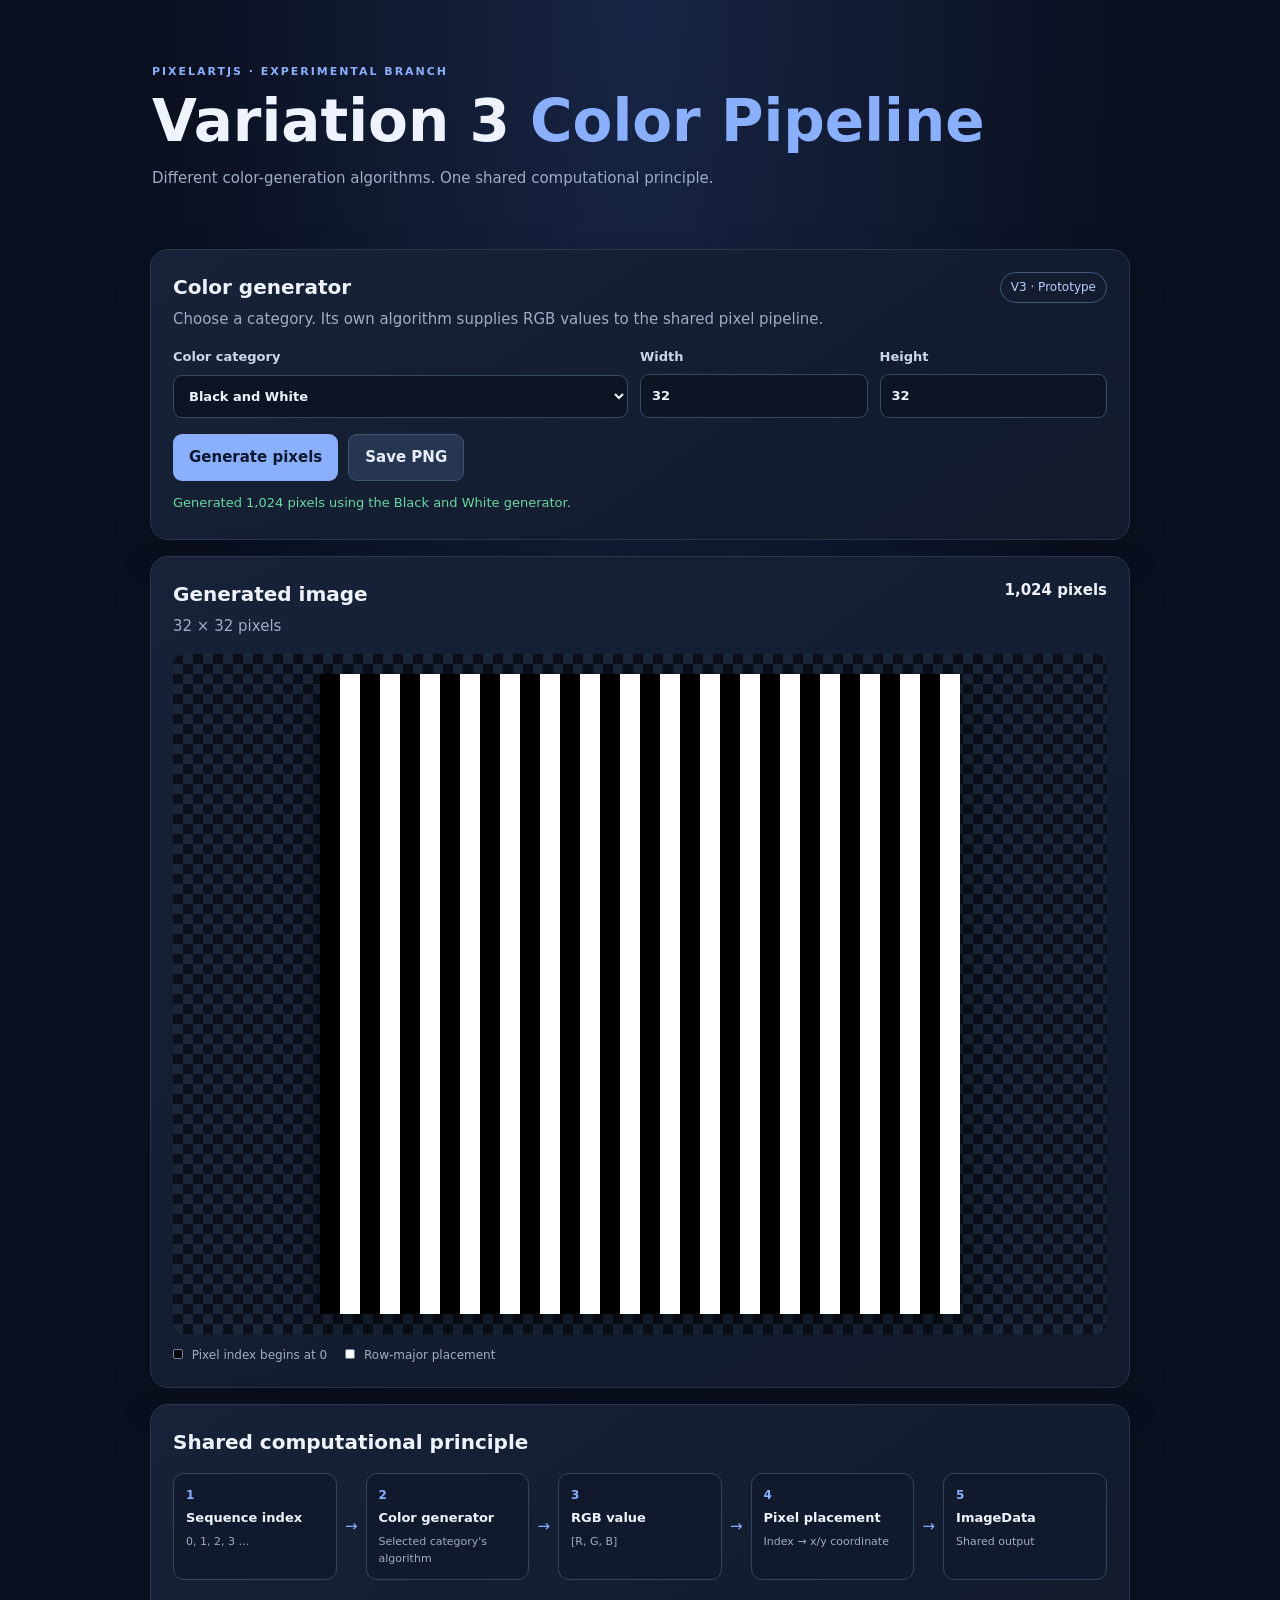
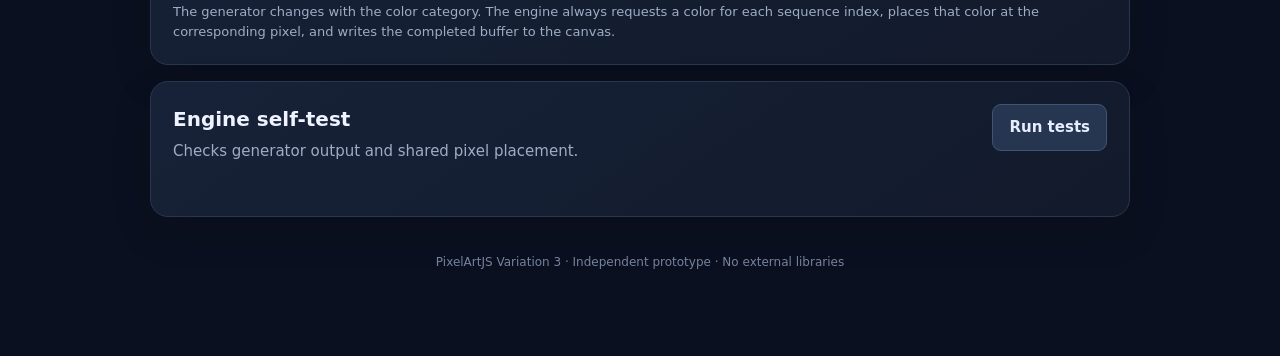
<file: variation-3/index.html>
<!doctype html>
<html lang="en">
<head>
  <meta charset="utf-8">
  <meta name="viewport" content="width=device-width, initial-scale=1">
  <meta name="theme-color" content="#111827">
  <title>PixelArtJS · Variation 3</title>
  <link rel="stylesheet" href="style.css">
  <script src="color-engine.js" defer></script>
  <script src="app.js" defer></script>
</head>
<body>
  <main class="app">
    <header class="hero">
      <p class="eyebrow">PIXELARTJS · EXPERIMENTAL BRANCH</p>
      <h1>Variation 3 <span>Color Pipeline</span></h1>
      <p>Different color-generation algorithms. One shared computational principle.</p>
    </header>

    <section class="panel">
      <div class="section-heading">
        <div><h2>Color generator</h2><p>Choose a category. Its own algorithm supplies RGB values to the shared pixel pipeline.</p></div>
        <span class="tag">V3 · Prototype</span>
      </div>
      <div class="controls-grid">
        <label>Color category
          <select id="mode">
            <option value="blackWhite">Black and White</option>
            <option value="grayscale">Grayscale</option>
            <option value="rgb">RGB</option>
            <option value="coffeeblake">Coffeeblake · experimental</option>
            <option value="hsl">HSL</option>
            <option value="rubik">Rubik's Cube</option>
            <option value="allColors">All RGB Colors</option>
          </select>
        </label>
        <label>Width <input id="width" type="number" min="1" max="128" value="32"></label>
        <label>Height <input id="height" type="number" min="1" max="128" value="32"></label>
      </div>
      <div class="actions">
        <button id="generate" class="primary">Generate pixels</button>
        <button id="download" class="secondary" disabled>Save PNG</button>
      </div>
      <p id="status" class="status" role="status" aria-live="polite">Ready. Select a color category and generate.</p>
    </section>

    <section class="panel">
      <div class="section-heading">
        <div><h2>Generated image</h2><p id="dimensions">32 × 32 pixels</p></div>
        <strong id="pixel-count">1,024 pixels</strong>
      </div>
      <div class="canvas-wrap"><canvas id="art" width="32" height="32" aria-label="Generated pixel image"></canvas></div>
      <div class="legend">
        <span><i class="swatch black"></i> Pixel index begins at 0</span>
        <span><i class="swatch white"></i> Row-major placement</span>
      </div>
    </section>

    <section class="panel">
      <h2>Shared computational principle</h2>
      <div class="pipeline">
        <div><b>1</b><strong>Sequence index</strong><small>0, 1, 2, 3 …</small></div>
        <span>→</span>
        <div><b>2</b><strong>Color generator</strong><small>Selected category's algorithm</small></div>
        <span>→</span>
        <div><b>3</b><strong>RGB value</strong><small>[R, G, B]</small></div>
        <span>→</span>
        <div><b>4</b><strong>Pixel placement</strong><small>Index → x/y coordinate</small></div>
        <span>→</span>
        <div><b>5</b><strong>ImageData</strong><small>Shared output</small></div>
      </div>
      <p class="note">The generator changes with the color category. The engine always requests a color for each sequence index, places that color at the corresponding pixel, and writes the completed buffer to the canvas.</p>
    </section>

    <section class="panel">
      <div class="section-heading"><div><h2>Engine self-test</h2><p>Checks generator output and shared pixel placement.</p></div><button id="test" class="secondary">Run tests</button></div>
      <ul id="test-results" class="test-results"><li>Not run yet.</li></ul>
    </section>
    <footer>PixelArtJS Variation 3 · Independent prototype · No external libraries</footer>
  </main>
</body>
</html>
</file>
<file: style.css>
:root {
  color-scheme: light;
  font-family: Inter, ui-sans-serif, system-ui, -apple-system, BlinkMacSystemFont, "Segoe UI", sans-serif;
  color: #172033;
  background: #f3f5f9;
  font-synthesis: none;
  text-rendering: optimizeLegibility;
  --ink: #111827;
  --muted: #667085;
  --line: #d8deea;
  --panel: #ffffff;
  --accent: #3157d5;
}
* { box-sizing: border-box; }
body { margin: 0; min-width: 320px; }
button, input { font: inherit; }
.app { width: min(900px, 100% - 28px); margin: 0 auto; padding: 30px 0 36px; }
.app-header { padding: 8px 2px 20px; }
.eyebrow { margin: 0 0 8px; color: var(--accent); font-size: .78rem; font-weight: 800; letter-spacing: .12em; text-transform: uppercase; }
h1 { margin: 0; font-size: clamp(1.8rem, 6vw, 2.6rem); line-height: 1.1; letter-spacing: -.04em; }
.intro { max-width: 650px; margin: 12px 0 0; color: var(--muted); line-height: 1.6; }
.panel { margin: 14px 0; padding: clamp(16px, 4vw, 24px); border: 1px solid #e4e8f0; border-radius: 20px; background: var(--panel); box-shadow: 0 8px 28px rgb(28 39 60 / 4%); }
.section-heading { display: flex; align-items: center; justify-content: space-between; gap: 12px; margin-bottom: 18px; }
h2 { margin: 0; font-size: 1.15rem; letter-spacing: -.02em; }
.muted, .hint { color: var(--muted); font-size: .88rem; line-height: 1.5; }
.section-heading p { margin: 5px 0 0; }
.config-form { display: grid; grid-template-columns: 1fr 1fr; gap: 14px; align-items: end; }
.config-form label { display: grid; gap: 6px; font-size: .84rem; font-weight: 750; }
.config-form input { width: 100%; min-height: 44px; padding: 9px 11px; border: 1px solid var(--line); border-radius: 10px; background: #fff; color: var(--ink); }
.config-form input:focus-visible { outline: 3px solid #c5d0ff; border-color: var(--accent); }
.filename-field { grid-column: 1 / -1; }
.config-summary { grid-column: 1 / -1; margin: 0; padding: 10px 12px; border-radius: 10px; background: #f3f5ff; color: #2946ad; font-size: .88rem; font-weight: 700; }
.config-form button { grid-column: 1 / -1; }
.counter { flex: 0 0 auto; padding: 7px 11px; border-radius: 999px; background: #edf1ff; color: #2747b7; font-size: .82rem; font-weight: 800; }
.canvas-grid { display: grid; grid-template-columns: repeat(3, minmax(0, 1fr)); gap: 8px; }
.canvas-cell { min-width: 0; min-height: 90px; display: flex; flex-direction: column; align-items: center; justify-content: center; gap: 7px; border: 1px solid var(--ink); border-radius: 12px; text-align: center; transition: background .16s ease, color .16s ease; }
.canvas-cell.occupied { color: #fff; background: #111; border-color: #111; }
.canvas-cell.empty { color: #6b7280; background: #fff; border-color: #d1d5db; }
.position { font-size: 1.35rem; font-weight: 800; line-height: 1; }
.occupant { font-size: .78rem; font-weight: 700; overflow-wrap: anywhere; }
.controls { display: grid; grid-template-columns: minmax(0, 1fr) auto; gap: 10px; margin-top: 16px; }
.button { min-height: 44px; padding: 10px 16px; border: 1px solid transparent; border-radius: 12px; font-weight: 750; cursor: pointer; transition: transform .12s ease, background .12s ease; }
.button:active { transform: translateY(1px); }
.button:focus-visible { outline: 3px solid #9db1ff; outline-offset: 2px; }
.button.primary { color: #fff; background: var(--accent); }
.button.primary:hover { background: #2446b8; }
.button.secondary { color: #344054; background: #f8fafc; border-color: var(--line); }
.button.secondary:hover { background: #eef2f7; }
.text-button { min-height: 36px; padding: 6px 10px; color: #475467; background: transparent; border-color: var(--line); font-size: .82rem; }
.hint { margin: 10px 0 0; font-size: .78rem; }
.status { margin: 10px 0 0; color: #344054; font-size: .84rem; line-height: 1.5; }
.status.success { color: #167044; }
.status.error { color: #b42318; }
.stats { display: grid; grid-template-columns: repeat(3, minmax(0, 1fr)); gap: 10px; margin: 16px 0; }
.stat { padding: 13px; border: 1px solid #e6eaf1; border-radius: 12px; background: #fafbfe; }
.stat span, .stat strong { display: block; }
.stat span { font-size: .75rem; }
.stat strong { margin-top: 6px; font-size: 1.3rem; }
.array-list { display: grid; gap: 8px; }
.array-row { display: flex; align-items: center; justify-content: space-between; gap: 12px; padding: 10px 12px; border: 1px solid #e6eaf1; border-radius: 10px; font-size: .85rem; }
.array-row strong { font-size: .9rem; }
.array-row .detail { color: var(--muted); text-align: right; }
.event-log { display: flex; flex-direction: column; gap: 8px; max-height: 300px; overflow: auto; margin: 0; padding: 0 0 0 26px; }
.event-log li { padding: 8px 10px; border-radius: 8px; background: #f7f8fb; color: #344054; font-size: .84rem; line-height: 1.5; overflow-wrap: anywhere; }
.event-log li.condition { border-left: 3px solid #e7a23b; }
.event-log li.action { border-left: 3px solid #4f6bdc; }
.event-log li.note { border-left: 3px solid #98a2b3; }
.log-note { color: var(--muted) !important; }
.footer { padding: 10px 2px; color: #7a8497; font-size: .78rem; text-align: center; }
@media (max-width: 520px) {
  .app { width: min(100% - 20px, 900px); padding-top: 20px; }
  .config-form { grid-template-columns: 1fr 1fr; }
  .canvas-grid { gap: 5px; }
  .canvas-cell { min-height: 72px; border-radius: 8px; }
  .position { font-size: 1.1rem; }
  .occupant { font-size: .68rem; }
  .controls { grid-template-columns: 1fr; }
  .stats { gap: 7px; }
  .stat { padding: 10px 8px; }
  .stat span { font-size: .68rem; }
  .stat strong { font-size: 1.15rem; }
}

.file-name { max-width: 45%; overflow-wrap: anywhere; color: var(--muted); font-size: .8rem; text-align: right; }
.file-menu { display: flex; flex-wrap: wrap; align-items: stretch; gap: 10px; }
.file-menu > .button { flex: 1 1 130px; }
.export-group { display: flex; flex: 1 1 100%; flex-wrap: wrap; align-items: center; gap: 9px; padding: 12px; border: 1px solid var(--line); border-radius: 12px; background: #fafbfe; }
.export-group label { font-size: .85rem; font-weight: 750; }
.export-group select { min-height: 42px; padding: 8px 10px; border: 1px solid var(--line); border-radius: 9px; background: #fff; }
.export-group button { margin-left: auto; }
.new-canvas-panel { margin-top: 16px; padding: 16px; border: 1px solid var(--line); border-radius: 14px; background: #fbfcff; }
.new-canvas-panel h3 { margin: 0; font-size: 1rem; }
.new-canvas-panel > p { margin: 5px 0 14px; }
.new-canvas-panel .config-form { grid-template-columns: 1fr 1fr; }
.new-canvas-panel .config-form button { grid-column: auto; }
[hidden] { display: none !important; }

/* Arithmetic and coordinate-mapping visual experiment */
.visual-test-controls { display: grid; grid-template-columns: 110px 110px minmax(160px, 1fr); align-items: end; gap: 12px; }
.visual-comparison { display: grid; grid-template-columns: 1fr 1fr; gap: 16px; margin-top: 20px; }
.visual-method { min-width: 0; padding: 14px; border: 1px solid #e4e8f0; border-radius: 14px; background: #fafbfe; }
.visual-method h3 { margin: 0; font-size: .94rem; }
.visual-time { margin: 6px 0 12px; color: var(--muted); font-size: .8rem; font-variant-numeric: tabular-nums; }
.result-grid { display: grid; gap: 4px; }
.result-cell { display: grid; place-items: center; min-width: 0; aspect-ratio: 1; border: 1px solid #b8c1d2; border-radius: 6px; background: #fff; color: #172033; font-size: clamp(.65rem, 2vw, .9rem); font-weight: 750; font-variant-numeric: tabular-nums; overflow: hidden; }
.visual-verdict { margin: 14px 0 0; padding: 11px 12px; border-radius: 10px; background: #f3f5f9; font-size: .88rem; font-weight: 800; }
.visual-details { margin-top: 12px; color: #475467; font-size: .82rem; line-height: 1.55; }
.visual-details summary { cursor: pointer; font-weight: 750; }
.visual-details p { margin-bottom: 0; }

@media (max-width: 620px) {
  .visual-comparison { grid-template-columns: 1fr; }
  .visual-test-controls { grid-template-columns: 1fr 1fr; }
  .visual-test-controls button { grid-column: 1 / -1; }
}
</file>
<file: pixelartjs-new-ui-v3/style.css>
:root {
  color-scheme: light; font-family: Inter, ui-sans-serif, system-ui, -apple-system, BlinkMacSystemFont, "Segoe UI", sans-serif;
  color: #172033; background: #f3f5f9; font-synthesis: none; text-rendering: optimizeLegibility;
  --ink: #111827; --muted: #667085; --line: #d8deea; --panel: #fff; --accent: #3157d5;
}
* { box-sizing: border-box; }
body { margin: 0; min-width: 320px; }
button, input { font: inherit; }
.app { width: min(1000px, 100% - 28px); margin: 0 auto; padding: 30px 0 36px; }
.app-header { padding: 8px 2px 20px; }
.eyebrow { margin: 0 0 8px; color: var(--accent); font-size: .78rem; font-weight: 800; letter-spacing: .12em; text-transform: uppercase; }
h1 { margin: 0; font-size: clamp(1.8rem, 6vw, 2.6rem); line-height: 1.1; letter-spacing: -.04em; }
.intro { max-width: 650px; margin: 12px 0 0; color: var(--muted); line-height: 1.6; }
.panel { margin: 14px 0; padding: clamp(16px, 4vw, 24px); border: 1px solid #e4e8f0; border-radius: 20px; background: var(--panel); box-shadow: 0 8px 28px rgb(28 39 60 / 4%); }
.section-heading { display: flex; align-items: center; justify-content: space-between; gap: 12px; margin-bottom: 18px; }
h2 { margin: 0; font-size: 1.15rem; letter-spacing: -.02em; }
.muted, .hint { color: var(--muted); font-size: .88rem; line-height: 1.5; }
.section-heading p { margin: 5px 0 0; }
.config-form { display: grid; grid-template-columns: 1fr 1fr; gap: 14px; align-items: end; }
.config-form label, .visual-test-controls label { display: grid; gap: 6px; font-size: .84rem; font-weight: 750; }
.config-form input, .visual-test-controls input { width: 100%; min-height: 44px; padding: 9px 11px; border: 1px solid var(--line); border-radius: 10px; background: #fff; color: var(--ink); }
.config-form input:focus-visible, .visual-test-controls input:focus-visible { outline: 3px solid #c5d0ff; border-color: var(--accent); }
.filename-field { grid-column: 1 / -1; }
.config-summary { grid-column: 1 / -1; margin: 0; padding: 10px 12px; border-radius: 10px; background: #f3f5ff; color: #2946ad; font-size: .88rem; font-weight: 700; }
.config-form button { grid-column: 1 / -1; }
.counter { flex: 0 0 auto; padding: 7px 11px; border-radius: 999px; background: #edf1ff; color: #2747b7; font-size: .82rem; font-weight: 800; }
.canvas-grid { display: grid; grid-template-columns: repeat(3, minmax(0, 1fr)); gap: 8px; }
.canvas-cell { min-width: 0; min-height: 90px; display: flex; flex-direction: column; align-items: center; justify-content: center; gap: 7px; border: 1px solid var(--ink); border-radius: 12px; text-align: center; transition: background .16s ease, color .16s ease; }
.canvas-cell.occupied { color: #fff; background: #111; border-color: #111; }
.canvas-cell.empty { color: #6b7280; background: #fff; border-color: #d1d5db; }
.position { font-size: 1.35rem; font-weight: 800; line-height: 1; }
.occupant { font-size: .78rem; font-weight: 700; overflow-wrap: anywhere; }
.controls { display: grid; grid-template-columns: minmax(0, 1fr) auto; gap: 10px; margin-top: 16px; }
.button { min-height: 44px; padding: 10px 16px; border: 1px solid transparent; border-radius: 12px; font-weight: 750; cursor: pointer; transition: transform .12s ease, background .12s ease; }
.button:active { transform: translateY(1px); }
.button:focus-visible { outline: 3px solid #9db1ff; outline-offset: 2px; }
.button.primary { color: #fff; background: var(--accent); }
.button.primary:hover { background: #2446b8; }
.button.secondary { color: #344054; background: #f8fafc; border-color: var(--line); }
.button.secondary:hover { background: #eef2f7; }
.text-button { min-height: 36px; padding: 6px 10px; color: #475467; background: transparent; border-color: var(--line); font-size: .82rem; }
.hint { margin: 10px 0 0; font-size: .78rem; }
.status { margin: 10px 0 0; color: #344054; font-size: .84rem; line-height: 1.5; }
.status.success, .visual-verdict.success { color: #167044; }
.status.error, .visual-verdict.error { color: #b42318; }
.stats { display: grid; grid-template-columns: repeat(3, minmax(0, 1fr)); gap: 10px; margin: 16px 0; }
.stat { padding: 13px; border: 1px solid #e6eaf1; border-radius: 12px; background: #fafbfe; }
.stat span, .stat strong { display: block; }
.stat span { font-size: .75rem; }
.stat strong { margin-top: 6px; font-size: 1.3rem; }
.array-list { display: grid; gap: 8px; }
.array-row { display: flex; align-items: center; justify-content: space-between; gap: 12px; padding: 10px 12px; border: 1px solid #e6eaf1; border-radius: 10px; font-size: .85rem; }
.array-row strong { font-size: .9rem; }
.array-row .detail { color: var(--muted); text-align: right; }
.event-log { display: flex; flex-direction: column; gap: 8px; max-height: 300px; overflow: auto; margin: 0; padding: 0 0 0 26px; }
.event-log li { padding: 8px 10px; border-radius: 8px; background: #f7f8fb; color: #344054; font-size: .84rem; line-height: 1.5; overflow-wrap: anywhere; }
.event-log li.condition { border-left: 3px solid #e7a23b; }
.event-log li.action { border-left: 3px solid #4f6bdc; }
.event-log li.note { border-left: 3px solid #98a2b3; }
.log-note { color: var(--muted) !important; }
.visual-test-controls { display: grid; grid-template-columns: 110px 110px minmax(160px, 1fr); align-items: end; gap: 12px; }
.visual-comparison { display: grid; grid-template-columns: 1fr 1fr; gap: 16px; margin-top: 20px; }
.visual-method { min-width: 0; padding: 14px; border: 1px solid #e4e8f0; border-radius: 14px; background: #fafbfe; }
.visual-method h3 { margin: 0; font-size: .94rem; }
.visual-time { margin: 6px 0 12px; color: var(--muted); font-size: .8rem; font-variant-numeric: tabular-nums; }
.result-grid { display: grid; gap: 4px; }
.result-cell { display: grid; place-items: center; min-width: 0; aspect-ratio: 1; border: 1px solid #b8c1d2; border-radius: 6px; background: #fff; color: #172033; font-size: clamp(.65rem, 2vw, .9rem); font-weight: 750; font-variant-numeric: tabular-nums; overflow: hidden; }
.visual-verdict { margin: 14px 0 0; padding: 11px 12px; border-radius: 10px; background: #f3f5f9; font-size: .88rem; font-weight: 800; }
.visual-details { margin-top: 12px; color: #475467; font-size: .82rem; line-height: 1.55; }
.visual-details summary { cursor: pointer; font-weight: 750; }
.visual-details p { margin-bottom: 0; }
.footer { padding: 10px 2px; color: #7a8497; font-size: .78rem; text-align: center; }
@media (max-width: 620px) {
  .app { width: min(100% - 20px, 1000px); padding-top: 20px; }
  .config-form { grid-template-columns: 1fr 1fr; }
  .canvas-grid { gap: 5px; }
  .canvas-cell { min-height: 72px; border-radius: 8px; }
  .position { font-size: 1.1rem; }
  .occupant { font-size: .68rem; }
  .controls { grid-template-columns: 1fr; }
  .stats { gap: 7px; }
  .stat { padding: 10px 8px; }
  .stat span { font-size: .68rem; }
  .stat strong { font-size: 1.15rem; }
  .visual-comparison { grid-template-columns: 1fr; }
  .visual-test-controls { grid-template-columns: 1fr 1fr; }
  .visual-test-controls button { grid-column: 1 / -1; }
}
</file>
<file: variation-3/style.css>
:root{color-scheme:dark;--bg:#0b1020;--panel:#141c2e;--line:#29364d;--text:#eef3ff;--muted:#9eacc4;--accent:#8bafff;--good:#69d7a0;--bad:#ff8585}*{box-sizing:border-box}body{margin:0;background:radial-gradient(ellipse at top,#172544 0,#0b1020 52%);color:var(--text);font:15px/1.55 system-ui,-apple-system,Segoe UI,sans-serif}.app{width:min(980px,calc(100% - 32px));margin:40px auto 64px}.hero{padding:12px 2px 28px}.eyebrow{font-size:11px;letter-spacing:.18em;color:var(--accent);font-weight:800}.hero h1{font-size:clamp(34px,7vw,58px);line-height:1.05;margin:8px 0}.hero h1 span{color:var(--accent)}.hero p:last-child,.panel p{color:var(--muted)}.panel{background:linear-gradient(145deg,#172238,#121a2b);border:1px solid var(--line);border-radius:18px;padding:22px;margin:16px 0;box-shadow:0 16px 40px #0002}.section-heading{display:flex;justify-content:space-between;align-items:flex-start;gap:16px}.section-heading h2,.panel h2{margin:0 0 5px;font-size:20px}.section-heading p{margin:0 0 16px}.tag{border:1px solid #40577e;border-radius:999px;padding:5px 10px;color:#b8ceff;font-size:12px;white-space:nowrap}.controls-grid{display:grid;grid-template-columns:minmax(220px,2fr) 1fr 1fr;gap:12px}label{display:grid;gap:6px;color:#cbd6e9;font-size:13px;font-weight:650}input,select{width:100%;min-width:0;border:1px solid #3a4962;border-radius:9px;background:#0d1525;color:var(--text);padding:11px;font:inherit}input:focus,select:focus,button:focus-visible{outline:2px solid var(--accent);outline-offset:2px}.actions{display:flex;gap:10px;margin-top:16px}button{border:0;border-radius:9px;padding:11px 16px;font:inherit;font-weight:750;cursor:pointer}.primary{background:#8bafff;color:#0c1730}.secondary{background:#263650;color:#e6edff;border:1px solid #405575}button:disabled{opacity:.45;cursor:not-allowed}.status{min-height:24px;margin:12px 0 0;font-size:13px}.status.success{color:var(--good)}.status.error{color:var(--bad)}.canvas-wrap{display:grid;place-items:center;overflow:auto;background-color:#0a0f1b;background-image:linear-gradient(45deg,#1b2639 25%,transparent 25%),linear-gradient(-45deg,#1b2639 25%,transparent 25%),linear-gradient(45deg,transparent 75%,#1b2639 75%),linear-gradient(-45deg,transparent 75%,#1b2639 75%);background-size:20px 20px;background-position:0 0,0 10px,10px -10px,-10px 0;padding:20px;border-radius:12px;min-height:280px}canvas{width:min(100%,640px);height:auto;image-rendering:pixelated;image-rendering:crisp-edges;box-shadow:0 8px 28px #0008}.legend{display:flex;flex-wrap:wrap;gap:18px;color:var(--muted);font-size:12px;margin-top:12px}.swatch{display:inline-block;width:10px;height:10px;border:1px solid #71809b;border-radius:2px;margin-right:5px}.black{background:#000}.white{background:#fff}.pipeline{display:flex;align-items:stretch;gap:8px;overflow-x:auto;padding:10px 0}.pipeline>div{min-width:125px;flex:1;display:flex;flex-direction:column;gap:4px;padding:12px;border:1px solid #35445d;border-radius:11px;background:#101a2c}.pipeline b{color:var(--accent);font-size:12px}.pipeline strong{font-size:13px}.pipeline small{color:var(--muted);font-size:11px}.pipeline>span{align-self:center;color:var(--accent)}.note{font-size:13px;margin:12px 0 0}.test-results{padding-left:20px;margin-bottom:0}.test-results li{padding:4px 0}.pass{color:var(--good)}.fail{color:var(--bad)}footer{text-align:center;color:#75839d;font-size:12px;padding:20px}@media(max-width:620px){.app{margin-top:20px}.panel{padding:16px}.controls-grid{grid-template-columns:1fr 1fr}.controls-grid label:first-child{grid-column:1/-1}.pipeline{align-items:stretch}.pipeline>div{min-width:116px}.pipeline>span{display:none}}
</file>
